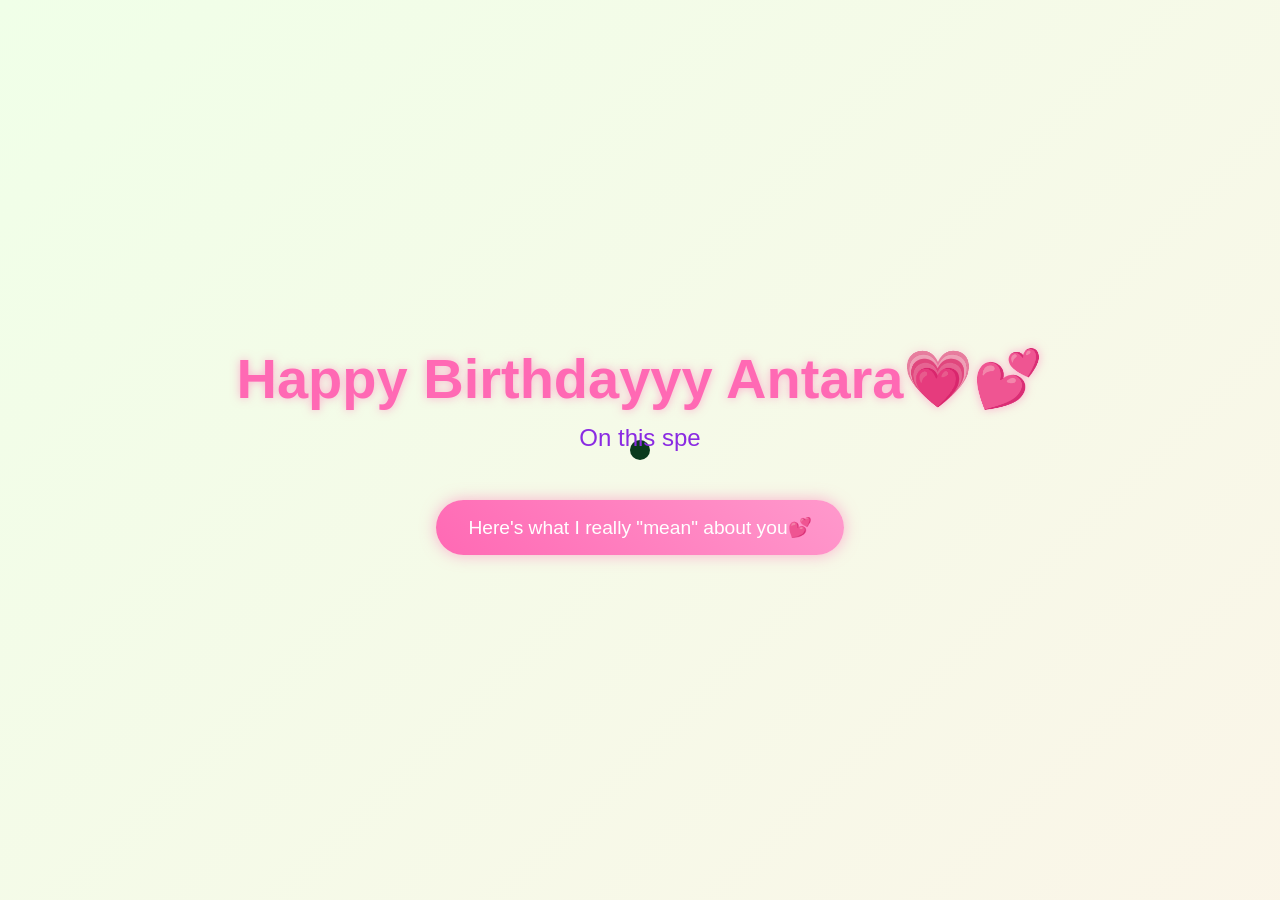
<file: index.html>
<!DOCTYPE html>
<html lang="en">
<head>
    <meta charset="UTF-8">
    <meta name="viewport" content="width=device-width, initial-scale=1.0">
    <title>Happy Birthday</title>
    <script src="https://cdnjs.cloudflare.com/ajax/libs/gsap/3.12.2/gsap.min.js"></script>
    <link rel="stylesheet" href="style.css">
    
</head>
<body>
    <div class="cursor"></div>
    <div class="container">
        <h1>Happy Birthdayyy Antara💗💕</h1>
        <div class="greeting"></div>
        <button class="cta-button">Here's what I really "mean" about you💕</button>
    </div>

    <script src="script.js">
        
    </script>
</body>
</html>
</file>
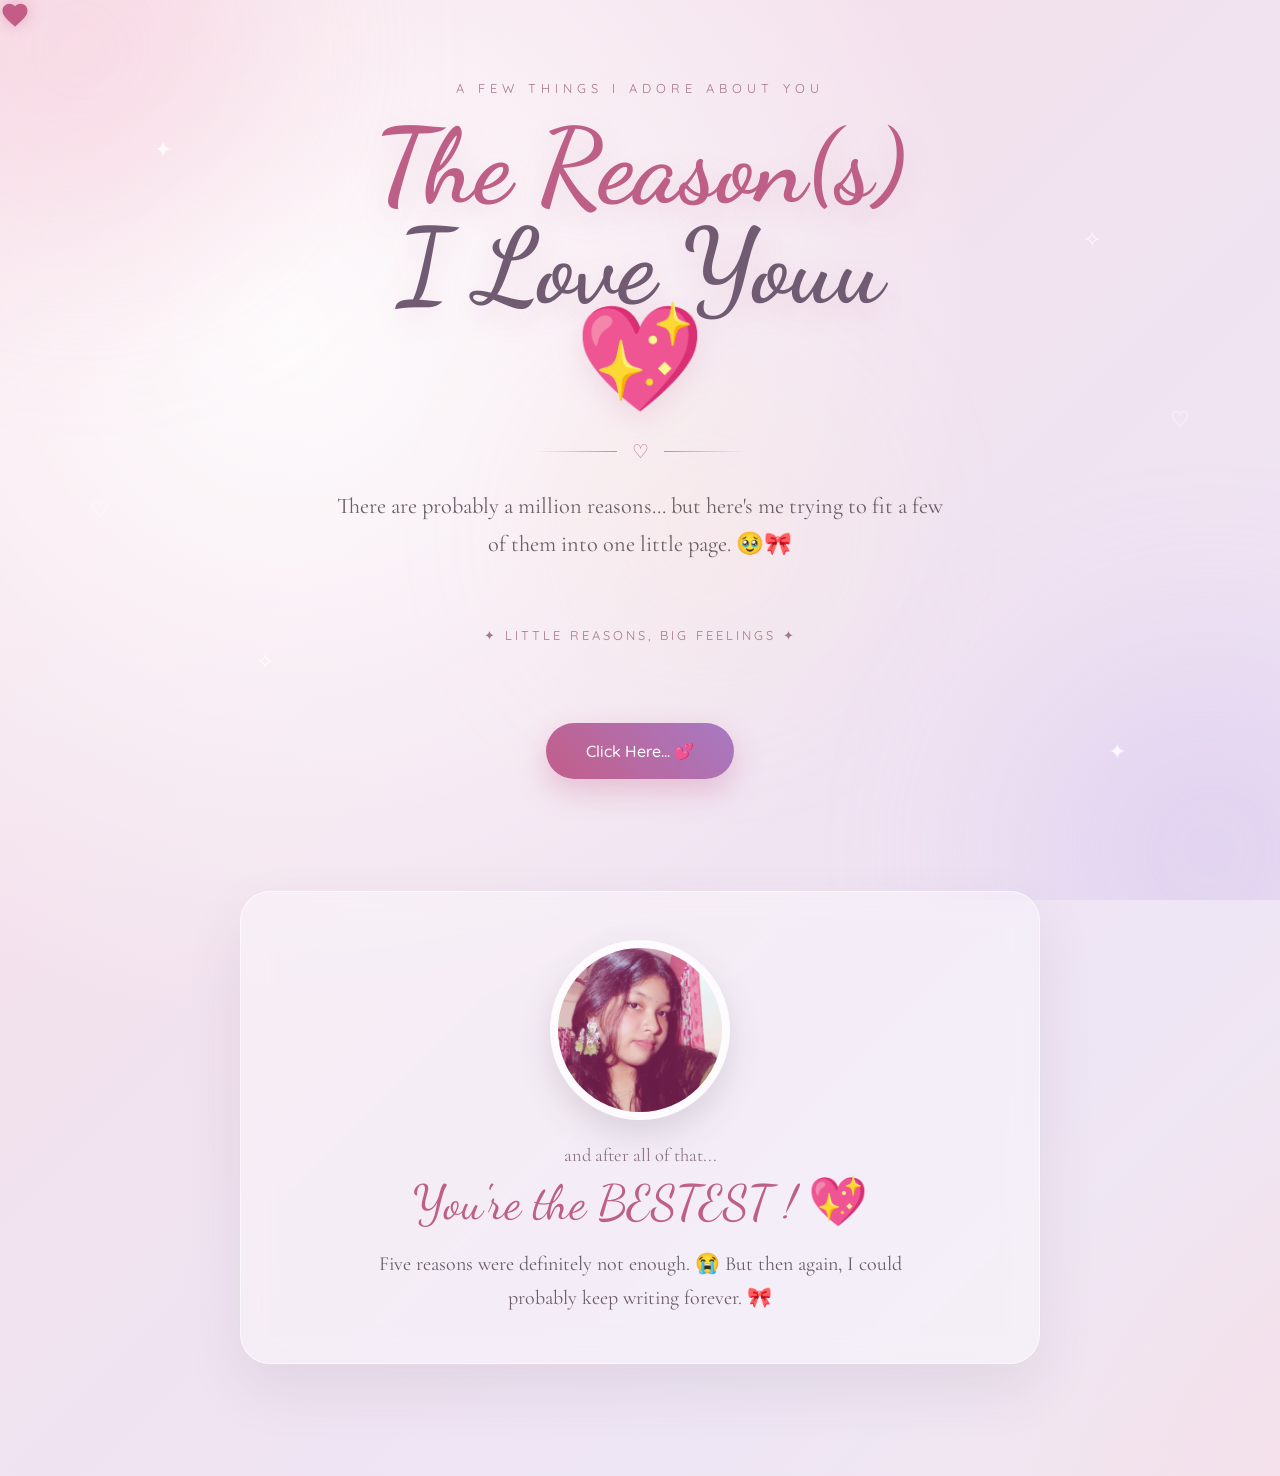
<file: cause.html>
<!DOCTYPE html>
<html lang="en">

<head>
    <meta charset="UTF-8">
    <meta name="viewport" content="width=device-width, initial-scale=1.0">

    <title>Why You're My Best Friend! 💖</title>

    <script src="https://cdnjs.cloudflare.com/ajax/libs/gsap/3.12.2/gsap.min.js"></script>

    <link rel="stylesheet" href="./cause.css">
</head>

<body>

    <!-- Custom Cursor -->
    <div class="custom-cursor">
        <svg viewBox="0 0 24 24">
            <path fill="#c35d88"
                d="M12 21.35l-1.45-1.32C5.4 15.36 2 12.28 2 8.5 2 5.42 4.42 3 7.5 3c1.74 0 3.41.81 4.5 2.09C13.09 3.81 14.76 3 16.5 3 19.58 3 22 5.42 22 8.5c0 3.78-3.4 6.86-8.55 11.54L12 21.35z" />
        </svg>
    </div>


    <!-- Background -->
    <div class="background">

        <div class="glow glow-one"></div>
        <div class="glow glow-two"></div>
        <div class="glow glow-three"></div>

        <div class="sparkles">
            <span>✦</span>
            <span>✧</span>
            <span>♡</span>
            <span>✦</span>
            <span>✧</span>
            <span>♡</span>
        </div>

    </div>


    <!-- Floating decorations -->
    <div class="floating-decorations">

        <span>🌸</span>
        <span>💗</span>
        <span>✨</span>
        <span>🦋</span>
        <span>💕</span>
        <span>🌷</span>

    </div>


    <main class="container">


        <!-- Header -->
        <header class="page-header">

            <div class="eyebrow">
                a few things i adore about you
            </div>

            <h1>
                The Reason(s)
                <span>I Love Youu</span>
                💖
            </h1>

            <div class="divider">
                <span></span>
                ♡
                <span></span>
            </div>

            <p class="intro">
                There are probably a million reasons...
                but here's me trying to fit a few of them
                into one little page. 🥹🎀
            </p>

        </header>


        <!-- Reasons -->
        <section class="reasons-section">

            <div class="section-label">
                ✦ little reasons, big feelings ✦
            </div>

            <div id="reasons-container"></div>


            <!-- Button -->
            <div class="button-area">

                <button class="shuffle-button">
                    Click Here... 💕
                </button>

                <div class="reason-counter"></div>

            </div>

        </section>


        <!-- Ending -->
        <section class="ending-section">

            <div class="ending-card">

                <div class="teddy-hug">
                    <img src="./d1.jpg" alt="A little memory">
                </div>

                <div class="ending-content">

                    <div class="ending-small">
                        and after all of that...
                    </div>

                    <div class="ending-text">
                        You're the BESTEST ! 💖
                    </div>

                    <p>
                        Five reasons were definitely not enough. 😭
                        But then again, I could probably keep writing
                        forever. 🎀
                    </p>

                </div>

            </div>

        </section>


    </main>


    <script src="cause.js"></script>

</body>

</html>
</file>
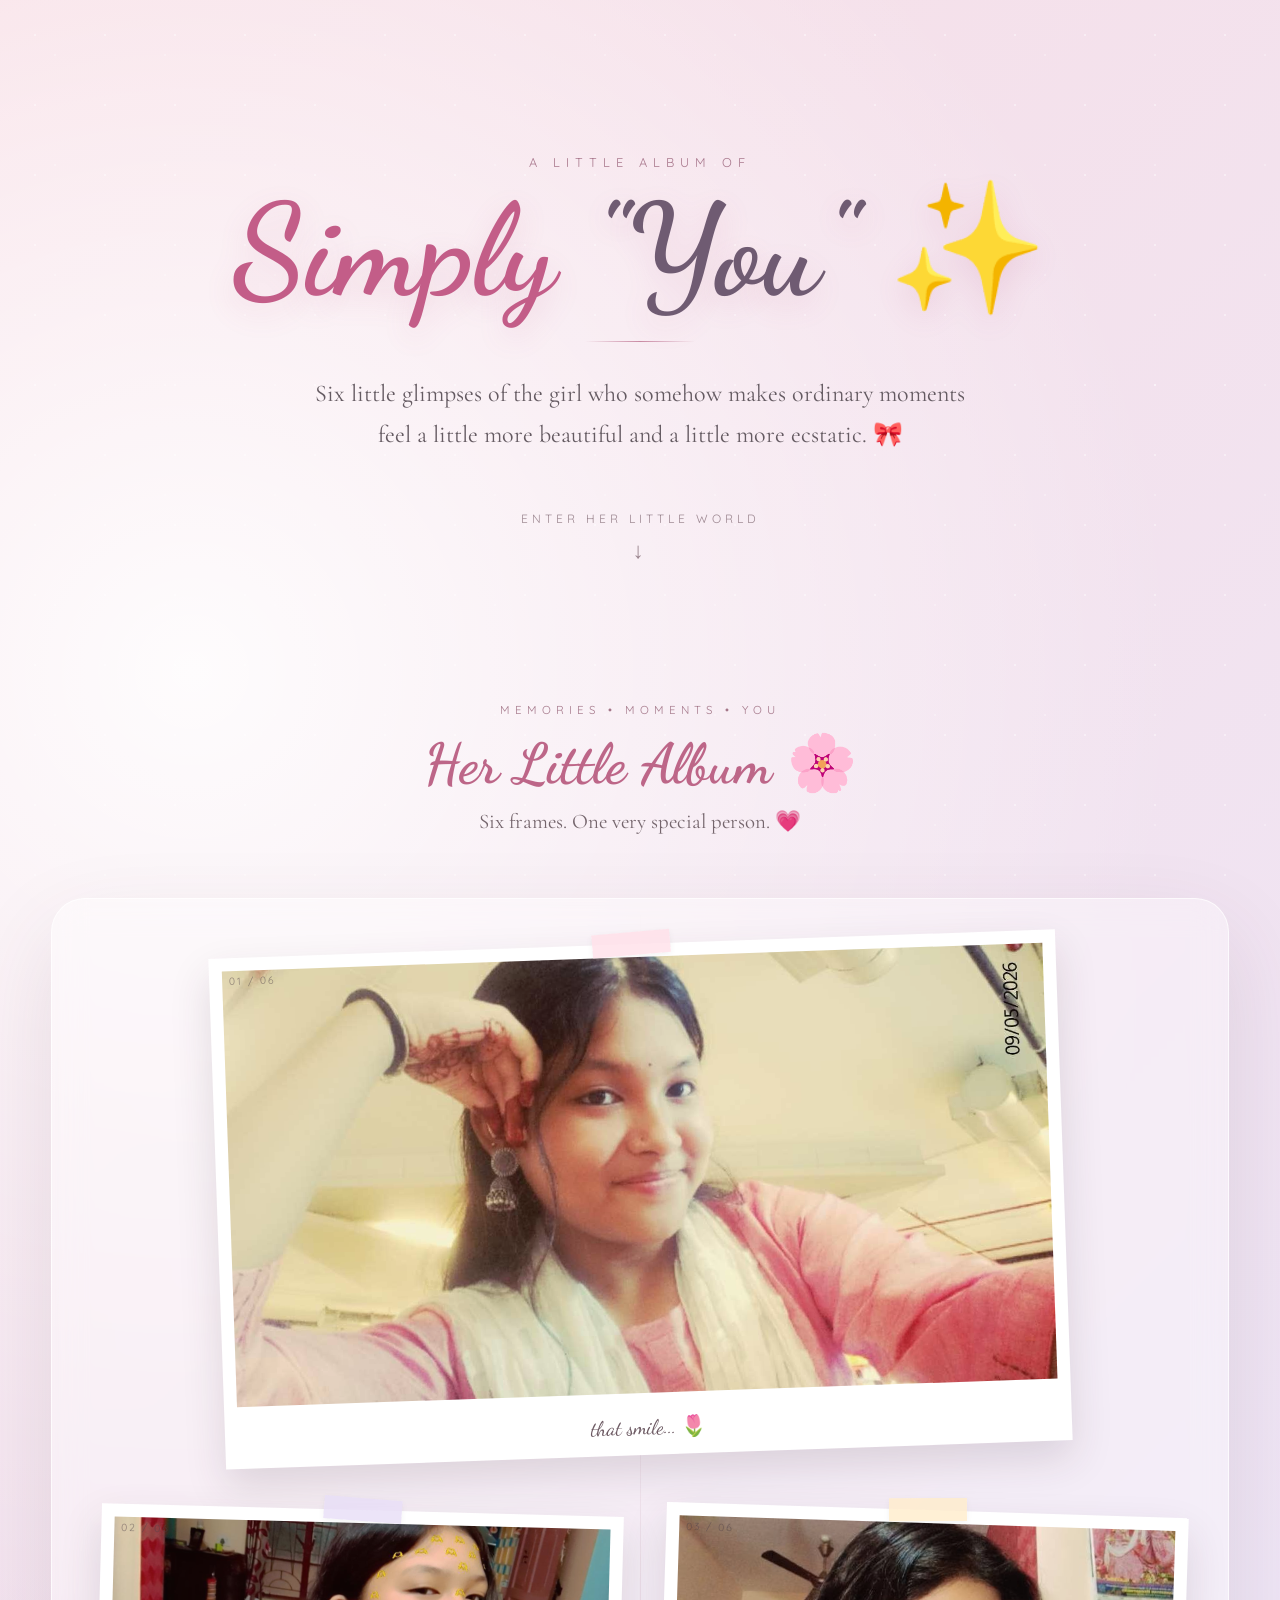
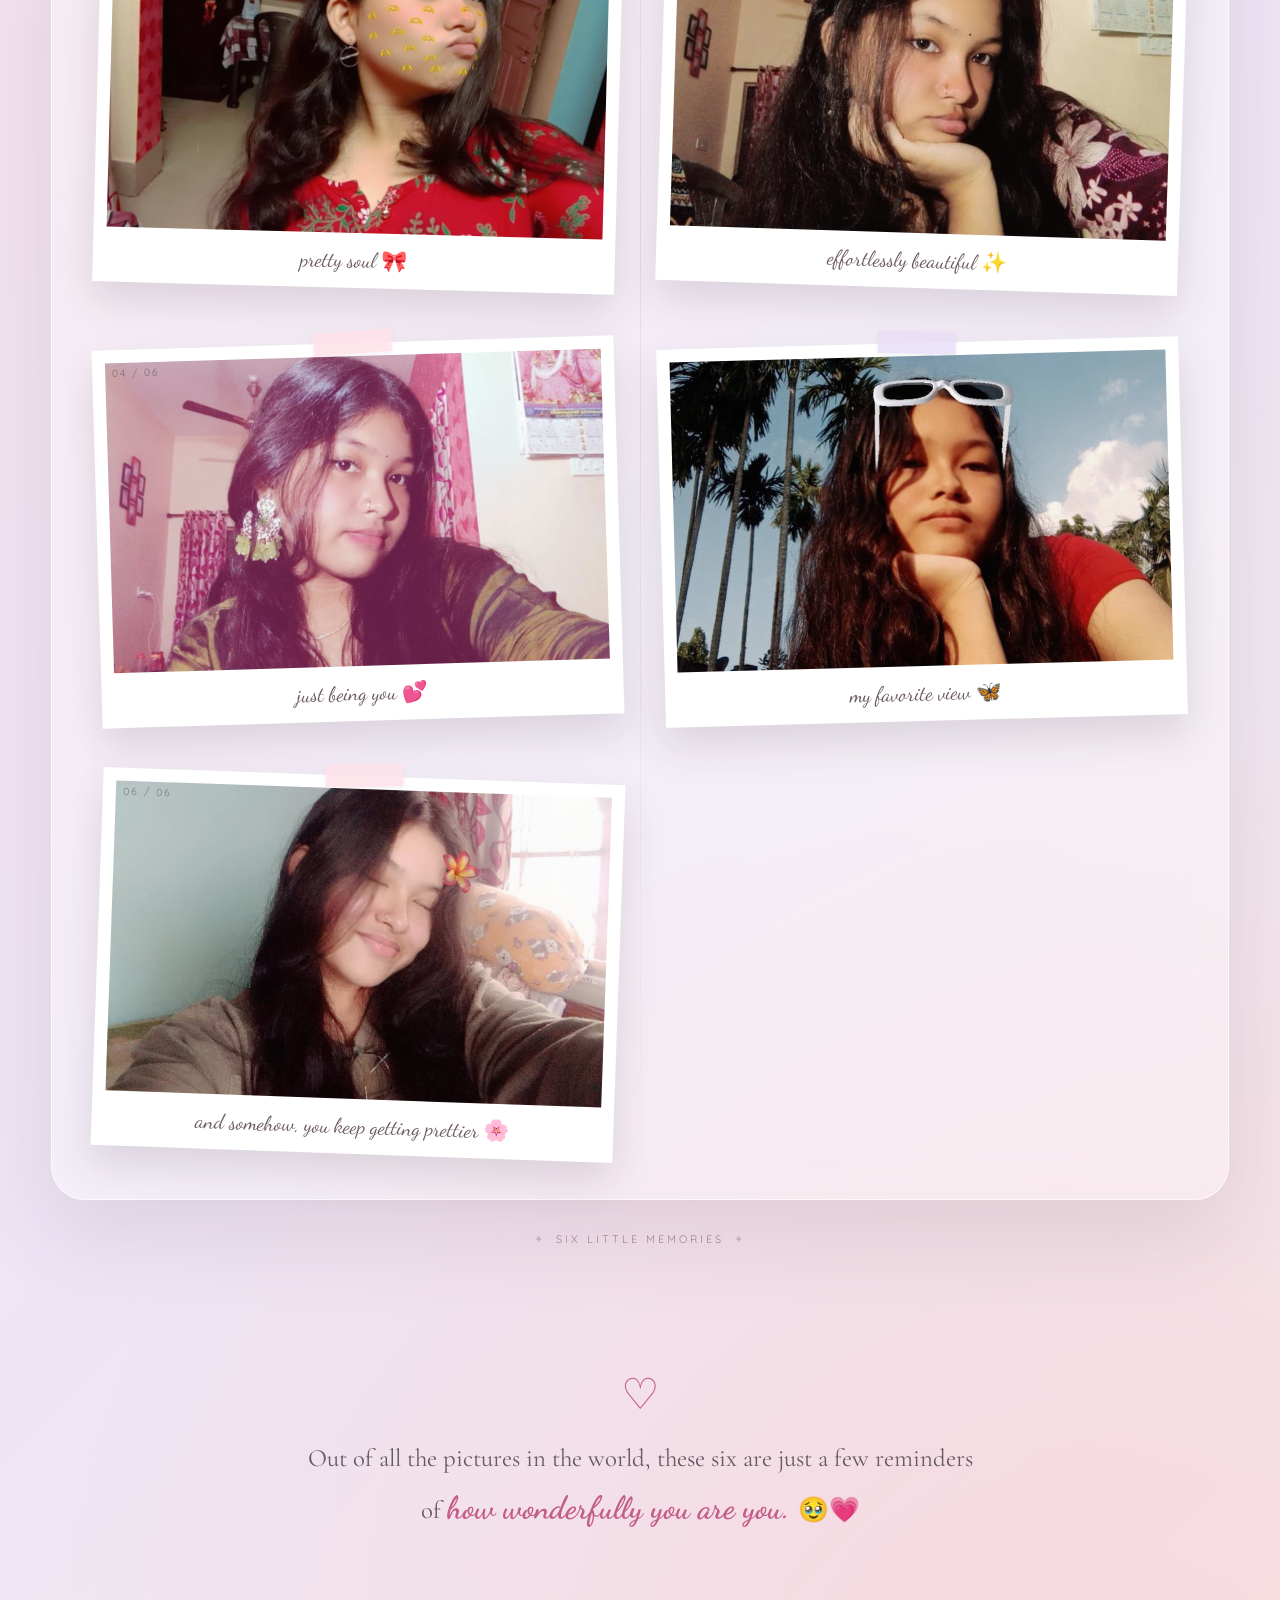
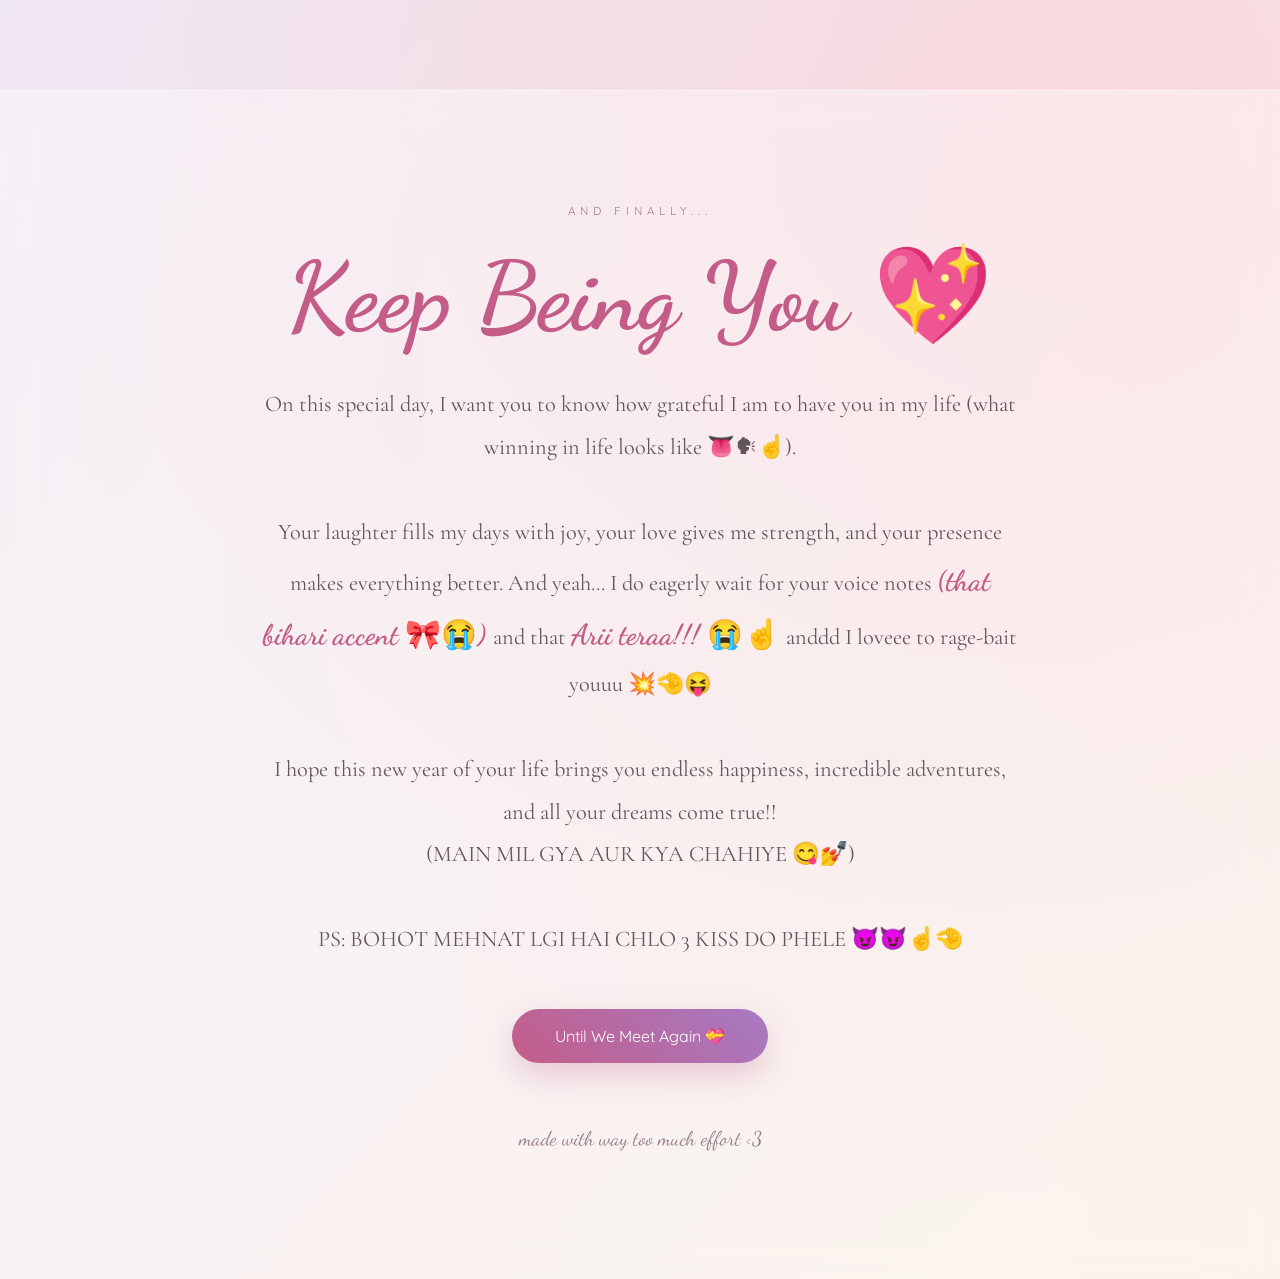
<file: last.html>
<!DOCTYPE html>
<html lang="en">

<head>
    <meta charset="UTF-8">
    <meta name="viewport" content="width=device-width, initial-scale=1.0">

    <title>Simply "You" ✨</title>

    <style>
        @import url('https://fonts.googleapis.com/css2?family=Cormorant+Garamond:wght@400;500;600;700&family=Dancing+Script:wght@500;600;700&family=Quicksand:wght@300;400;500;600&display=swap');

        * {
            margin: 0;
            padding: 0;
            box-sizing: border-box;
        }

        html {
            scroll-behavior: smooth;
        }

        body {
            min-height: 100vh;

            background:
                radial-gradient(
                    circle at 15% 15%,
                    rgba(255,255,255,0.9),
                    transparent 25%
                ),
                radial-gradient(
                    circle at 85% 75%,
                    rgba(255,182,193,0.35),
                    transparent 30%
                ),
                linear-gradient(
                    135deg,
                    #f8dfe6,
                    #eee5f5,
                    #f9eee3
                );

            color: #4a4247;
            font-family: 'Quicksand', sans-serif;
            overflow-x: hidden;
        }


        /* =========================================
           BACKGROUND
        ========================================= */

        .magic-sparkles {
            position: fixed;
            inset: 0;
            pointer-events: none;
            z-index: 0;
        }

        .magic-sparkles::before,
        .magic-sparkles::after {
            content: '';
            position: absolute;
            inset: 0;

            background-image:
                radial-gradient(
                    circle,
                    rgba(255,255,255,0.9) 1px,
                    transparent 1px
                );

            background-size: 70px 70px;

            animation: sparkleMove 12s linear infinite;
            opacity: 0.45;
        }

        .magic-sparkles::after {
            background-size: 110px 110px;
            animation-duration: 18s;
            animation-direction: reverse;
            opacity: 0.3;
        }

        @keyframes sparkleMove {
            from {
                transform: translateY(0);
            }

            to {
                transform: translateY(-70px);
            }
        }


        /* =========================================
           FLOATING HEARTS
        ========================================= */

        .floating-hearts {
            position: fixed;
            inset: 0;
            pointer-events: none;
            z-index: 1;
            overflow: hidden;
        }

        .heart {
            position: absolute;
            bottom: -50px;

            font-size: 1.4rem;
            opacity: 0.55;

            animation:
                floatHeart var(--float-duration, 8s)
                ease-in-out infinite;

            animation-delay: var(--delay, 0s);
        }

        @keyframes floatHeart {

            0% {
                transform:
                    translateY(0)
                    translateX(0)
                    rotate(0deg);

                opacity: 0;
            }

            15% {
                opacity: 0.6;
            }

            85% {
                opacity: 0.5;
            }

            100% {
                transform:
                    translateY(-110vh)
                    translateX(var(--translate-x))
                    rotate(360deg);

                opacity: 0;
            }
        }


        /* =========================================
           HERO
        ========================================= */

        .welcome {
            min-height: 78vh;

            display: flex;
            flex-direction: column;
            align-items: center;
            justify-content: center;

            text-align: center;

            padding: 6rem 2rem 5rem;

            position: relative;
            z-index: 3;
        }

        .little-label {
            font-size: 0.8rem;
            letter-spacing: 6px;
            text-transform: uppercase;

            color: #a9788d;

            margin-bottom: 1.5rem;

            animation: fadeUp 1.2s ease both;
        }

        .welcome h1 {
            font-family: 'Dancing Script', cursive;

            font-size: clamp(4.5rem, 10vw, 8rem);

            font-weight: 700;

            color: #c35d88;

            line-height: 0.9;

            text-shadow:
                0 10px 30px rgba(195,93,136,0.16);

            animation: titleReveal 1.5s ease both;
        }

        .welcome h1 span {
            color: #6f5b72;
        }

        .hero-line {
            width: 110px;
            height: 1px;

            margin: 2rem auto 0;

            background:
                linear-gradient(
                    90deg,
                    transparent,
                    #c98aa3,
                    transparent
                );
        }

        .welcome p {
            max-width: 680px;

            margin-top: 2rem;

            font-family: 'Cormorant Garamond', serif;

            font-size: 1.5rem;

            line-height: 1.7;

            color: #655b62;

            animation:
                fadeUp 1.5s ease 0.4s both;
        }

        .scroll-hint {
            margin-top: 3.5rem;

            font-size: 0.75rem;
            letter-spacing: 4px;
            text-transform: uppercase;

            color: #9c8790;

            animation:
                fadeUp 1.5s ease 0.8s both;
        }

        .scroll-hint span {
            display: block;

            font-size: 1.4rem;

            margin-top: 10px;

            animation: bounce 2s infinite;
        }


        /* =========================================
           ALBUM
        ========================================= */

        .album {
            width: min(1180px, 92%);

            margin: 0 auto;

            position: relative;

            z-index: 3;

            padding-bottom: 7rem;
        }

        .album-header {
            text-align: center;

            margin-bottom: 4rem;
        }

        .album-kicker {
            font-size: 0.72rem;
            letter-spacing: 5px;
            text-transform: uppercase;

            color: #a47789;

            margin-bottom: 0.8rem;
        }

        .album-header h2 {
            font-family: 'Dancing Script', cursive;

            font-size: 3.5rem;

            color: #bd6688;

            margin-bottom: 0.7rem;
        }

        .album-header p {
            font-family: 'Cormorant Garamond', serif;

            font-size: 1.3rem;

            color: #75666d;
        }


        /* =========================================
           LANDSCAPE ALBUM
        ========================================= */

        .photo-album {

            display: grid;

            grid-template-columns:
                1fr
                1fr;

            gap: 55px 42px;

            padding: 45px;

            position: relative;

            background:
                rgba(255,255,255,0.34);

            backdrop-filter: blur(16px);

            border:
                1px solid rgba(255,255,255,0.7);

            border-radius: 34px;

            box-shadow:
                0 35px 90px rgba(87,59,72,0.12);
        }


        /* little album spine */

        .photo-album::before {
            content: '';

            position: absolute;

            top: 0;
            bottom: 0;

            left: 50%;

            width: 1px;

            background:
                linear-gradient(
                    transparent,
                    rgba(180,130,150,0.18),
                    transparent
                );

            pointer-events: none;
        }


        /* =========================================
           PHOTO CARD
        ========================================= */

        .photo {

            position: relative;

            background: #fff;

            padding: 13px 13px 55px;

            box-shadow:
                0 18px 40px rgba(68,48,58,0.15);

            transition:
                transform 0.55s cubic-bezier(.2,.8,.2,1),
                box-shadow 0.55s ease;

            overflow: visible;
        }

        .photo img {

            width: 100%;

            /*
                IMPORTANT:
                Landscape photos stay landscape.
            */

            aspect-ratio: 16 / 10;

            display: block;

            object-fit: cover;

            filter:
                saturate(0.94)
                contrast(0.98);

            transition:
                transform 0.7s ease,
                filter 0.5s ease;
        }

        .photo:hover {

            transform:
                translateY(-14px)
                scale(1.025)
                rotate(0deg);

            box-shadow:
                0 35px 70px rgba(68,48,58,0.24);

            z-index: 10;
        }

        .photo:hover img {

            filter:
                saturate(1.08)
                contrast(1.02);
        }


        /* =========================================
           INDIVIDUAL PHOTO ANGLES
        ========================================= */

        .photo-1 {
            transform: rotate(-2deg);
        }

        .photo-2 {
            transform: rotate(1.5deg);
        }

        .photo-3 {
            transform: rotate(1.8deg);
        }

        .photo-4 {
            transform: rotate(-1.7deg);
        }

        .photo-5 {
            transform: rotate(-1.5deg);
        }

        .photo-6 {
            transform: rotate(2deg);
        }


        /* =========================================
           HERO PHOTO
        ========================================= */

        .photo-1 {
            grid-column: 1 / span 2;

            width: 78%;

            justify-self: center;

            padding-bottom: 62px;
        }

        .photo-1 img {
            aspect-ratio: 16 / 8.5;
        }


        /* =========================================
           PHOTO CAPTIONS
        ========================================= */

        .photo-caption {

            position: absolute;

            left: 15px;
            right: 15px;

            bottom: 15px;

            text-align: center;

            font-family:
                'Dancing Script',
                cursive;

            font-size: 1.3rem;

            color: #6c5962;
        }


        /* =========================================
           TAPE
        ========================================= */

        .photo::before {

            content: '';

            position: absolute;

            width: 78px;
            height: 23px;

            top: -12px;
            left: 50%;

            transform:
                translateX(-50%)
                rotate(-3deg);

            background:
                rgba(255,225,234,0.82);

            box-shadow:
                0 2px 6px rgba(0,0,0,0.05);

            z-index: 5;
        }

        .photo-2::before,
        .photo-5::before {

            background:
                rgba(232,222,247,0.82);

            transform:
                translateX(-50%)
                rotate(3deg);
        }

        .photo-3::before {

            background:
                rgba(255,237,204,0.82);

            transform:
                translateX(-50%)
                rotate(-2deg);
        }


        /* =========================================
           PHOTO NUMBER
        ========================================= */

        .photo-number {

            position: absolute;

            top: 17px;
            left: 20px;

            font-size: 0.65rem;

            letter-spacing: 2px;

            color: rgba(80,65,72,0.55);

            z-index: 3;
        }


        /* =========================================
           MINI FILM LABEL
        ========================================= */

        .film-label {

            display: flex;

            justify-content: center;

            align-items: center;

            gap: 10px;

            margin-top: 2rem;

            color: #a98494;

            font-size: 0.68rem;

            letter-spacing: 3px;

            text-transform: uppercase;
        }

        .film-label span {
            opacity: 0.5;
        }


        /* =========================================
           LITTLE NOTE
        ========================================= */

        .album-note {

            max-width: 750px;

            margin: 5rem auto 0;

            text-align: center;

            padding: 2.5rem 2rem;
        }

        .album-note::before {

            content: '♡';

            display: block;

            font-size: 2.7rem;

            color: #c35d88;

            margin-bottom: 1rem;
        }

        .album-note p {

            font-family:
                'Cormorant Garamond',
                serif;

            font-size: 1.55rem;

            line-height: 1.8;

            color: #655962;
        }

        .album-note strong {

            font-family:
                'Dancing Script',
                cursive;

            color: #c35d88;

            font-size: 2rem;
        }


        /* =========================================
           FINAL MESSAGE
        ========================================= */

        .final-message {

            position: relative;

            z-index: 3;

            text-align: center;

            padding:
                7rem 2rem
                8rem;

            background:
                rgba(255,255,255,0.38);

            backdrop-filter: blur(18px);

            border-top:
                1px solid rgba(255,255,255,0.6);
        }

        .final-kicker {

            font-size: 0.72rem;

            letter-spacing: 5px;

            text-transform: uppercase;

            color: #a47789;

            margin-bottom: 1.3rem;
        }

        .final-message h2 {

            font-family:
                'Dancing Script',
                cursive;

            font-size:
                clamp(3.5rem, 8vw, 6rem);

            color: #c35d88;

            margin-bottom: 1.8rem;

            animation:
                heartbeat 3s ease-in-out infinite;
        }

        .final-message p {

            max-width: 760px;

            margin: 0 auto 3rem;

            font-family:
                'Cormorant Garamond',
                serif;

            font-size: 1.4rem;

            line-height: 1.9;

            color: #62565d;
        }

        .final-message p strong {

            color: #c35d88;

            font-family:
                'Dancing Script',
                cursive;

            font-size: 1.8rem;
        }

        .goodbye-btn {

            display: inline-block;

            padding:
                1.05rem 2.7rem;

            border-radius: 50px;

            text-decoration: none;

            color: white;

            font-size: 1rem;

            background:
                linear-gradient(
                    45deg,
                    #c35d88,
                    #a77ac4
                );

            box-shadow:
                0 12px 32px
                rgba(195,93,136,0.3);

            transition:
                all 0.35s ease;
        }

        .goodbye-btn:hover {

            transform:
                translateY(-6px)
                scale(1.04);

            box-shadow:
                0 18px 45px
                rgba(195,93,136,0.42);
        }


        /* =========================================
           FOOTER
        ========================================= */

        .tiny-footer {

            margin-top: 4rem;

            font-family:
                'Dancing Script',
                cursive;

            font-size: 1.25rem;

            color: #9b808c;
        }


        /* =========================================
           ANIMATIONS
        ========================================= */

        @keyframes titleReveal {

            0% {
                opacity: 0;
                transform:
                    translateY(30px)
                    scale(0.92);
            }

            100% {
                opacity: 1;
                transform:
                    translateY(0)
                    scale(1);
            }
        }

        @keyframes fadeUp {

            from {
                opacity: 0;
                transform: translateY(25px);
            }

            to {
                opacity: 1;
                transform: translateY(0);
            }
        }

        @keyframes heartbeat {

            0%, 100% {
                transform: scale(1);
            }

            50% {
                transform: scale(1.035);
            }
        }

        @keyframes bounce {

            0%, 100% {
                transform: translateY(0);
            }

            50% {
                transform: translateY(8px);
            }
        }


        /* =========================================
           SCROLLBAR
        ========================================= */

        ::-webkit-scrollbar {
            width: 10px;
        }

        ::-webkit-scrollbar-track {
            background: #f4e8ed;
        }

        ::-webkit-scrollbar-thumb {
            background:
                linear-gradient(
                    #c35d88,
                    #a77ac4
                );

            border-radius: 10px;
        }


        /* =========================================
           TABLET
        ========================================= */

        @media (max-width: 850px) {

            .welcome {
                min-height: 70vh;
                padding-top: 5rem;
            }

            .welcome h1 {
                font-size: 5rem;
            }

            .photo-album {
                grid-template-columns: 1fr;

                gap: 45px;

                padding: 30px 20px;
            }

            .photo-album::before {
                display: none;
            }

            .photo-1 {
                grid-column: auto;

                width: 100%;
            }

            .photo {
                width: 100%;

                transform: rotate(0deg);
            }

            .photo:hover {
                transform:
                    translateY(-8px)
                    scale(1.015);
            }

            .photo img {
                aspect-ratio: 16 / 10;
            }

            .photo-1 img {
                aspect-ratio: 16 / 9;
            }
        }


        /* =========================================
           MOBILE
        ========================================= */

        @media (max-width: 500px) {

            .welcome {
                padding:
                    5rem 1.3rem
                    4rem;
            }

            .welcome h1 {
                font-size: 3.8rem;
            }

            .little-label {
                font-size: 0.7rem;
                letter-spacing: 4px;
            }

            .welcome p {
                font-size: 1.2rem;
            }

            .scroll-hint {
                margin-top: 2.5rem;
            }

            .album {
                width: 94%;
            }

            .album-header h2 {
                font-size: 2.8rem;
            }

            .album-header p {
                font-size: 1.1rem;
            }

            .photo-album {
                padding: 25px 15px;
                gap: 38px;
                border-radius: 25px;
            }

            .photo {
                padding:
                    9px
                    9px
                    48px;
            }

            .photo img {
                aspect-ratio: 16 / 10;
            }

            .photo-1 img {
                aspect-ratio: 16 / 9;
            }

            .photo-caption {
                font-size: 1.05rem;
            }

            .album-note {
                margin-top: 4rem;
                padding: 1rem;
            }

            .album-note p {
                font-size: 1.25rem;
            }

            .album-note strong {
                font-size: 1.7rem;
            }

            .final-message {
                padding:
                    5rem 1.3rem
                    6rem;
            }

            .final-message h2 {
                font-size: 3.4rem;
            }

            .final-message p {
                font-size: 1.2rem;
                line-height: 1.8;
            }

            .goodbye-btn {
                font-size: 0.9rem;
                padding:
                    0.95rem 2rem;
            }
        }
    </style>
</head>


<body>

    <!-- =========================================
         BACKGROUND
    ========================================= -->

    <div class="magic-sparkles"></div>


    <!-- =========================================
         FLOATING HEARTS
    ========================================= -->

    <div class="floating-hearts">

        <div class="heart"
            style="left:8%; --float-duration:9s; --delay:0s; --translate-x:30px;">
            💗
        </div>

        <div class="heart"
            style="left:20%; --float-duration:11s; --delay:2s; --translate-x:-40px;">
            💕
        </div>

        <div class="heart"
            style="left:38%; --float-duration:8s; --delay:1s; --translate-x:25px;">
            💖
        </div>

        <div class="heart"
            style="left:60%; --float-duration:10s; --delay:3s; --translate-x:-30px;">
            💝
        </div>

        <div class="heart"
            style="left:78%; --float-duration:12s; --delay:1s; --translate-x:40px;">
            💗
        </div>

        <div class="heart"
            style="left:92%; --float-duration:9s; --delay:4s; --translate-x:-20px;">
            💕
        </div>

    </div>


    <!-- =========================================
         HERO
    ========================================= -->

    <section class="welcome">

        <div class="little-label">
            a little album of
        </div>

        <h1>
            Simply <span>"You"</span> ✨
        </h1>

        <div class="hero-line"></div>

        <p>
            Six little glimpses of the girl who somehow makes
            ordinary moments feel a little more beautiful
            and a little more ecstatic. 🎀
        </p>

        <div class="scroll-hint">
            enter her little world
            <span>↓</span>
        </div>

    </section>


    <!-- =========================================
         ALBUM
    ========================================= -->

    <section class="album">

        <div class="album-header">

            <div class="album-kicker">
                memories • moments • you
            </div>

            <h2>
                Her Little Album 🌸
            </h2>

            <p>
                Six frames. One very special person. 💗
            </p>

        </div>


        <!-- =====================================
             PHOTO COLLECTION
        ===================================== -->

        <div class="photo-album">


            <!-- PHOTO 1 -->

            <div class="photo photo-1">

                <div class="photo-number">
                    01 / 06
                </div>

                <img
                    src="./d4.jpg"
                    alt="Antara"
                >

                <div class="photo-caption">
                    that smile... 🌷
                </div>

            </div>


            <!-- PHOTO 2 -->

            <div class="photo photo-2">

                <div class="photo-number">
                    02 / 06
                </div>

                <img
                    src="./d2.jpg"
                    alt="Antara"
                >

                <div class="photo-caption">
                    pretty soul 🎀
                </div>

            </div>


            <!-- PHOTO 3 -->

            <div class="photo photo-3">

                <div class="photo-number">
                    03 / 06
                </div>

                <img
                    src="./d3.jpg"
                    alt="Antara"
                >

                <div class="photo-caption">
                    effortlessly beautiful ✨
                </div>

            </div>


            <!-- PHOTO 4 -->

            <div class="photo photo-4">

                <div class="photo-number">
                    04 / 06
                </div>

                <img
                    src="./d1.jpg"
                    alt="Antara"
                >

                <div class="photo-caption">
                    just being you 💕
                </div>

            </div>


            <!-- PHOTO 5 -->

            <div class="photo photo-5">

                <div class="photo-number">
                    05 / 06
                </div>

                <img
                    src="./d5.jpg"
                    alt="Antara"
                >

                <div class="photo-caption">
                    my favorite view 🦋
                </div>

            </div>


            <!-- PHOTO 6 -->

            <div class="photo photo-6">

                <div class="photo-number">
                    06 / 06
                </div>

                <img
                    src="./d6.jpg"
                    alt="Antara"
                >

                <div class="photo-caption">
                    and somehow, you keep getting prettier 🌸
                </div>

            </div>


        </div>


        <div class="film-label">
            <span>✦</span>
            six little memories
            <span>✦</span>
        </div>


        <!-- =====================================
             LITTLE NOTE
        ===================================== -->

        <div class="album-note">

            <p>
                Out of all the pictures in the world,
                these six are just a few reminders of
                <strong>
                    how wonderfully you are you.
                </strong>
                🥹💗
            </p>

        </div>

    </section>


    <!-- =========================================
         FINAL MESSAGE
    ========================================= -->

    <section class="final-message">

        <div class="final-kicker">
            and finally...
        </div>

        <h2>
            Keep Being You 💖
        </h2>

        <p>

            On this special day, I want you to know
            how grateful I am to have you in my life
            (what winning in life looks like 👅🗣☝️).

            <br><br>

            Your laughter fills my days with joy,
            your love gives me strength,
            and your presence makes everything better.

            And yeah...
            I do eagerly wait for your voice notes
            <strong>
                (that bihari accent 🎀😭)
            </strong>

            and that

            <strong>
                Arii teraa!!! 😭☝️
            </strong>

            anddd I loveee to rage-bait youuu
            💥🤏😝

            <br><br>

            I hope this new year of your life brings you
            endless happiness, incredible adventures,
            and all your dreams come true!!

            <br>

            (MAIN MIL GYA AUR KYA CHAHIYE 😋💅)

            <br><br>

            PS:
            BOHOT MEHNAT LGI HAI
            CHLO 3 KISS DO PHELE 😈😈☝️🤏

        </p>


        <a href="#" class="goodbye-btn">
            Until We Meet Again 💝
        </a>


        <div class="tiny-footer">
            made with way too much effort &lt;3
        </div>

    </section>


</body>

</html>
</file>
<file: style.css>
* {
    margin: 0;
    padding: 0;
    box-sizing: border-box;
    cursor: none;
}

body {
    min-height: 100vh;
    display: flex;
    flex-direction: column;
    align-items: center;
    justify-content: center;
    background: linear-gradient(-45deg, #fee9f7, #e8f5fe, #fef2e8, #f0ffe8);
    background-size: 400% 400%;
    animation: gradientBG 15s ease infinite;
    font-family: 'Arial Rounded MT Bold', Arial, sans-serif;
    overflow: hidden;
    position: relative;
}

.cursor {
    width: 20px;
    height: 20px;
    background: pink;
    border-radius: 50%;
    position: fixed;
    pointer-events: none;
    mix-blend-mode: difference;
    transition: transform 0.2s;
}

.container {
    text-align: center;
    z-index: 1;
}

h1 {
    font-size: 3.5rem;
    color: #ff69b4;
    text-shadow: 0 0 10px rgba(255, 105, 180, 0.5);
    margin-bottom: 2rem;
    opacity: 0;
}

.greeting {
    font-size: 1.5rem;
    color: #8a2be2;
    margin-bottom: 3rem;
    min-height: 2em;
}

.cta-button {
    padding: 1rem 2rem;
    font-size: 1.2rem;
    background: linear-gradient(45deg, #ff69b4, #ff99cc);
    border: none;
    border-radius: 50px;
    color: white;
    cursor: pointer;
    box-shadow: 0 0 15px rgba(255, 105, 180, 0.5);
    transition: transform 0.3s, box-shadow 0.3s;
    opacity: 0;
}

.cta-button:hover {
    transform: scale(1.1);
    box-shadow: 0 0 25px rgba(255, 105, 180, 0.7);
}

.floating {
    position: absolute;
    pointer-events: none;
    opacity: 0;
}

@keyframes gradientBG {
    0% { background-position: 0% 50%; }
    50% { background-position: 100% 50%; }
    100% { background-position: 0% 50%; }
}

@media (max-width: 768px) {
    h1 { font-size: 2rem; }
    .greeting { font-size: 1.2rem; }
    .cta-button { font-size: 1rem; }
}
</file>
<file: cause.css>
@import url('https://fonts.googleapis.com/css2?family=Cormorant+Garamond:wght@400;500;600;700&family=Dancing+Script:wght@500;600;700&family=Quicksand:wght@300;400;500;600&display=swap');


* {
    margin: 0;
    padding: 0;
    box-sizing: border-box;
    cursor: none;
}


html {
    scroll-behavior: smooth;
}


body {
    min-height: 100vh;

    background:
        radial-gradient(
            circle at 15% 15%,
            rgba(255, 255, 255, 0.9),
            transparent 28%
        ),
        radial-gradient(
            circle at 85% 75%,
            rgba(255, 181, 205, 0.35),
            transparent 30%
        ),
        linear-gradient(
            135deg,
            #f7dfe7,
            #eee5f5,
            #faeee4
        );

    background-size: 150% 150%;

    animation: backgroundMove 18s ease infinite;

    font-family: 'Quicksand', sans-serif;

    color: #5c5057;

    overflow-x: hidden;
}


/* =========================================
   BACKGROUND
========================================= */

.background {
    position: fixed;

    inset: 0;

    pointer-events: none;

    overflow: hidden;

    z-index: 0;
}


.glow {
    position: absolute;

    width: 400px;
    height: 400px;

    border-radius: 50%;

    filter: blur(100px);

    opacity: 0.3;
}


.glow-one {
    top: -150px;
    left: -120px;

    background: #f3aec8;
}


.glow-two {
    right: -130px;
    bottom: -150px;

    background: #c6abe8;
}


.glow-three {
    width: 250px;
    height: 250px;

    top: 45%;
    left: 45%;

    background: #ffe2ba;

    opacity: 0.2;
}


@keyframes backgroundMove {

    0% {
        background-position: 0% 50%;
    }

    50% {
        background-position: 100% 50%;
    }

    100% {
        background-position: 0% 50%;
    }
}


/* =========================================
   SPARKLES
========================================= */

.sparkles span {
    position: absolute;

    color: rgba(255, 255, 255, 0.8);

    font-size: 1.4rem;

    animation: sparkle 4s ease-in-out infinite;
}


.sparkles span:nth-child(1) {
    top: 15%;
    left: 12%;
}


.sparkles span:nth-child(2) {
    top: 25%;
    right: 14%;

    animation-delay: 1s;
}


.sparkles span:nth-child(3) {
    top: 55%;
    left: 7%;

    animation-delay: 2s;
}


.sparkles span:nth-child(4) {
    bottom: 15%;
    right: 12%;

    animation-delay: 0.5s;
}


.sparkles span:nth-child(5) {
    bottom: 25%;
    left: 20%;

    animation-delay: 1.5s;
}


.sparkles span:nth-child(6) {
    top: 45%;
    right: 7%;

    animation-delay: 2.5s;
}


@keyframes sparkle {

    0%,
    100% {
        opacity: 0.2;
        transform: scale(0.7) rotate(0deg);
    }

    50% {
        opacity: 1;
        transform: scale(1.2) rotate(15deg);
    }
}


/* =========================================
   CUSTOM CURSOR
========================================= */

.custom-cursor {
    width: 30px;
    height: 30px;

    position: fixed;

    pointer-events: none;

    z-index: 9999;

    filter:
        drop-shadow(
            0 0 8px rgba(195, 93, 136, 0.4)
        );
}


.custom-cursor svg {
    width: 100%;
    height: 100%;
}


/* =========================================
   FLOATING DECORATIONS
========================================= */

.floating-decorations {
    position: fixed;

    inset: 0;

    pointer-events: none;

    overflow: hidden;

    z-index: 1;
}


.floating-decorations span {
    position: absolute;

    bottom: -50px;

    font-size: 1.3rem;

    opacity: 0.4;

    animation: floatDecoration 10s linear infinite;
}


.floating-decorations span:nth-child(1) {
    left: 8%;
    animation-delay: 0s;
}


.floating-decorations span:nth-child(2) {
    left: 25%;
    animation-delay: 3s;
}


.floating-decorations span:nth-child(3) {
    left: 45%;
    animation-delay: 1s;
}


.floating-decorations span:nth-child(4) {
    left: 65%;
    animation-delay: 5s;
}


.floating-decorations span:nth-child(5) {
    left: 80%;
    animation-delay: 2s;
}


.floating-decorations span:nth-child(6) {
    left: 93%;
    animation-delay: 6s;
}


@keyframes floatDecoration {

    0% {
        transform:
            translateY(0)
            rotate(0deg);

        opacity: 0;
    }

    15% {
        opacity: 0.45;
    }

    85% {
        opacity: 0.4;
    }

    100% {
        transform:
            translateY(-115vh)
            rotate(360deg);

        opacity: 0;
    }
}


/* =========================================
   MAIN CONTAINER
========================================= */

.container {
    width: min(1050px, 92%);

    margin: 0 auto;

    position: relative;

    z-index: 3;

    padding:
        5rem 0 7rem;
}


/* =========================================
   HEADER
========================================= */

.page-header {
    text-align: center;

    margin-bottom: 4rem;
}


.eyebrow {
    font-size: 0.8rem;

    letter-spacing: 5px;

    text-transform: uppercase;

    color: #a47789;

    margin-bottom: 1.5rem;

    animation:
        fadeUp 1s ease both;
}


.page-header h1 {
    font-family:
        'Dancing Script',
        cursive;

    font-size:
        clamp(4rem, 9vw, 6.5rem);

    line-height: 0.9;

    font-weight: 700;

    color: #bd5f87;

    text-shadow:
        0 10px 30px rgba(189, 95, 135, 0.15);

    animation:
        titleReveal 1.4s ease both;
}


.page-header h1 span {
    display: block;

    color: #705b72;

    margin-top: 0.4rem;
}


.divider {
    display: flex;

    align-items: center;

    justify-content: center;

    gap: 15px;

    margin:
        2rem 0 1.5rem;

    color: #bd6b8d;

    font-size: 1.2rem;
}


.divider span {
    width: 80px;

    height: 1px;

    background:
        linear-gradient(
            90deg,
            transparent,
            #c98aa3
        );
}


.divider span:last-child {
    background:
        linear-gradient(
            90deg,
            #c98aa3,
            transparent
        );
}


.intro {
    max-width: 620px;

    margin: 0 auto;

    font-family:
        'Cormorant Garamond',
        serif;

    font-size: 1.4rem;

    line-height: 1.7;

    color: #6b5d65;

    animation:
        fadeUp 1.2s ease 0.4s both;
}


/* =========================================
   REASONS SECTION
========================================= */

.reasons-section {
    position: relative;
}


.section-label {
    text-align: center;

    font-size: 0.8rem;

    letter-spacing: 3px;

    text-transform: uppercase;

    color: #a47789;

    margin-bottom: 2rem;
}


/* =========================================
   REASON CARDS
========================================= */

#reasons-container {
    display: flex;

    flex-direction: column;

    gap: 2rem;
}


.reason-card {

    position: relative;

    width: min(850px, 100%);

    margin: 0 auto;

    padding: 2.5rem 3rem;

    min-height: 210px;

    display: flex;

    align-items: center;

    overflow: hidden;

    background:
        rgba(255, 255, 255, 0.68);

    backdrop-filter: blur(14px);

    border:
        1px solid rgba(255,255,255,0.8);

    border-radius: 28px;

    box-shadow:
        0 20px 50px rgba(80, 57, 68, 0.11);

    transition:
        transform 0.45s ease,
        box-shadow 0.45s ease;

    animation:
        cardAppear 0.7s ease both;
}


.reason-card:hover {

    transform:
        translateY(-8px)
        scale(1.01);

    box-shadow:
        0 28px 65px rgba(80, 57, 68, 0.17);
}


/* Decorative left line */

.reason-card::before {

    content: '';

    position: absolute;

    left: 0;
    top: 25px;
    bottom: 25px;

    width: 4px;

    border-radius: 10px;

    background:
        linear-gradient(
            #c35d88,
            #a77ac4
        );
}


/* Soft glow */

.reason-card::after {

    content: '';

    position: absolute;

    width: 180px;
    height: 180px;

    right: -80px;
    bottom: -90px;

    border-radius: 50%;

    background:
        rgba(220, 157, 186, 0.15);

    filter: blur(20px);

    pointer-events: none;
}


/* =========================================
   REASON TEXT
========================================= */

.reason-text {

    position: relative;

    z-index: 3;

    width: 100%;

    padding-right: 30px;

    text-align: left;
}


.reason-text h2 {

    font-family:
        'Dancing Script',
        cursive;

    font-size: 2.2rem;

    font-weight: 700;

    color: #bd5f87;

    margin-bottom: 12px !important;
}


.reason-text p {

    font-family:
        'Cormorant Garamond',
        serif;

    font-size: 1.3rem;

    line-height: 1.65;

    color: #655962;

    margin: 0;
}


/* =========================================
   GIF OVERLAY
========================================= */

.gif-overlay {

    position: absolute;

    inset: 0;

    display: flex;

    align-items: center;

    justify-content: center;

    padding: 15px;

    background:
        rgba(255, 250, 252, 0.96);

    opacity: 0;

    transition:
        opacity 0.4s ease;

    z-index: 5;
}


.reason-card:hover .gif-overlay {

    opacity: 1;
}


.gif-overlay img {

    width: auto;

    max-width: 80%;

    height: 180px;

    object-fit: contain;

    border-radius: 18px;

    box-shadow:
        0 10px 30px rgba(80, 50, 65, 0.15);
}


/* =========================================
   BUTTON
========================================= */

.button-area {

    text-align: center;

    margin-top: 3rem;
}


.shuffle-button {

    border: none;

    border-radius: 50px;

    padding:
        1.1rem 2.5rem;

    font-family:
        'Quicksand',
        sans-serif;

    font-size: 1rem;

    font-weight: 500;

    color: white;

    background:
        linear-gradient(
            45deg,
            #c35d88,
            #a77ac4
        );

    box-shadow:
        0 12px 30px
        rgba(195, 93, 136, 0.3);

    cursor: pointer;

    transition:
        transform 0.35s ease,
        box-shadow 0.35s ease;
}


.shuffle-button:hover {

    transform:
        translateY(-5px)
        scale(1.04);

    box-shadow:
        0 18px 40px
        rgba(195, 93, 136, 0.4);
}


.shuffle-button.story-mode {

    background:
        linear-gradient(
            45deg,
            #9b6dff,
            #ff6dc7
        );

    transform: scale(1.08);
}


.shuffle-button.story-mode:hover {

    transform:
        scale(1.14)
        translateY(-4px);
}


.reason-counter {

    margin-top: 1rem;

    font-size: 0.85rem;

    letter-spacing: 1px;

    color: #a47789;

    opacity: 0.8;
}


/* =========================================
   ENDING
========================================= */

.ending-section {

    margin-top: 6rem;

    padding-top: 1rem;
}


.ending-card {

    width: min(800px, 100%);

    margin: 0 auto;

    padding:
        3rem 2rem;

    text-align: center;

    background:
        rgba(255, 255, 255, 0.35);

    backdrop-filter: blur(15px);

    border:
        1px solid rgba(255,255,255,0.6);

    border-radius: 30px;

    box-shadow:
        0 25px 60px rgba(80, 57, 68, 0.09);
}


.teddy-hug {

    width: 180px;
    height: 180px;

    margin: 0 auto 1.5rem;

    border-radius: 50%;

    overflow: hidden;

    border:
        8px solid rgba(255,255,255,0.75);

    box-shadow:
        0 15px 35px rgba(70,50,60,0.15);
}


.teddy-hug img {

    width: 100%;
    height: 100%;

    object-fit: cover;
}


.ending-small {

    font-family:
        'Cormorant Garamond',
        serif;

    font-size: 1.15rem;

    color: #8b747f;

    margin-bottom: 0.5rem;
}


.ending-text {

    font-family:
        'Dancing Script',
        cursive;

    font-size: 3rem;

    color: #bd5f87;

    margin-bottom: 1rem;
}


.ending-card p {

    max-width: 560px;

    margin: 0 auto;

    font-family:
        'Cormorant Garamond',
        serif;

    font-size: 1.25rem;

    line-height: 1.7;

    color: #6b5d65;
}


/* =========================================
   ANIMATIONS
========================================= */

@keyframes titleReveal {

    from {
        opacity: 0;

        transform:
            translateY(35px)
            scale(0.92);
    }

    to {
        opacity: 1;

        transform:
            translateY(0)
            scale(1);
    }
}


@keyframes fadeUp {

    from {
        opacity: 0;

        transform:
            translateY(20px);
    }

    to {
        opacity: 1;

        transform:
            translateY(0);
    }
}


@keyframes cardAppear {

    from {
        opacity: 0;

        transform:
            translateY(30px);
    }

    to {
        opacity: 1;

        transform:
            translateY(0);
    }
}


/* =========================================
   SCROLLBAR
========================================= */

::-webkit-scrollbar {
    width: 9px;
}


::-webkit-scrollbar-track {
    background: #f5e9ee;
}


::-webkit-scrollbar-thumb {

    background:
        linear-gradient(
            #c35d88,
            #a77ac4
        );

    border-radius: 10px;
}


/* =========================================
   MOBILE
========================================= */

@media (max-width: 700px) {

    body {
        cursor: auto;
    }

    .container {
        width: 90%;

        padding-top: 4rem;
    }

    .custom-cursor {
        display: none;
    }

    .page-header h1 {
        font-size: 4rem;
    }

    .intro {
        font-size: 1.25rem;
    }

    .reason-card {
        padding:
            2rem 1.7rem;

        min-height: 230px;

        border-radius: 22px;
    }

    .reason-text {
        padding-right: 0;
    }

    .reason-text h2 {
        font-size: 1.9rem;
    }

    .reason-text p {
        font-size: 1.15rem;
    }

    .gif-overlay img {
        max-width: 90%;
        height: 170px;
    }

    .ending-text {
        font-size: 2.5rem;
    }

}


@media (max-width: 450px) {

    .page-header h1 {
        font-size: 3.4rem;
    }

    .eyebrow {
        letter-spacing: 3px;
    }

    .divider span {
        width: 45px;
    }

    .reason-card {
        padding:
            1.7rem 1.4rem;
    }

    .reason-text h2 {
        font-size: 1.7rem;
    }

    .reason-text p {
        font-size: 1.08rem;
    }

    .shuffle-button {
        font-size: 0.9rem;
        padding:
            1rem 1.8rem;
    }

}
</file>
